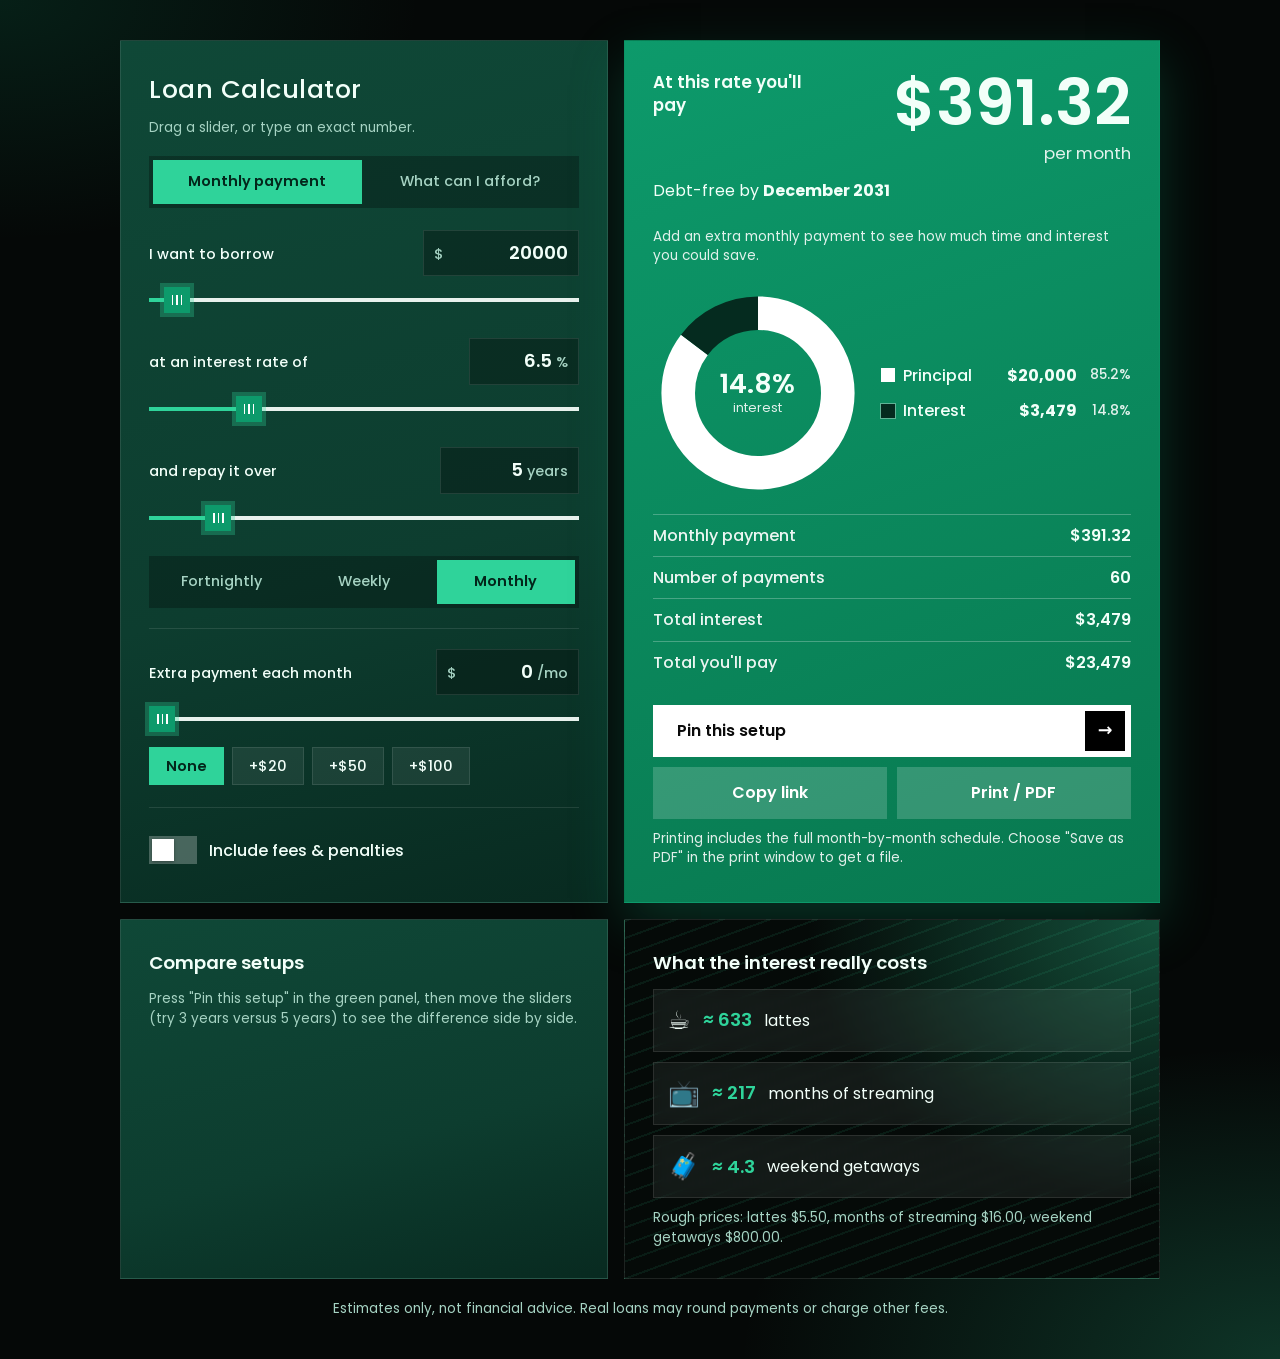
<file: index.html>
<!DOCTYPE html>
<html lang="en">
<head>
  <meta charset="UTF-8">
  <meta name="viewport" content="width=device-width, initial-scale=1">
  <title>Loan Calculator</title>
  <link rel="preconnect" href="https://fonts.googleapis.com">
  <link rel="preconnect" href="https://fonts.gstatic.com" crossorigin>
  <link href="https://fonts.googleapis.com/css2?family=Poppins:wght@400;500;600;700&display=swap" rel="stylesheet">
  <link rel="stylesheet" href="style.css">
</head>
<body>
  <main class="app">

    <noscript><p class="note">This calculator needs JavaScript turned on.</p></noscript>

    <div class="layout screen-only">

      <!-- ============ SETUP (dark green panel) ============ -->
      <section class="panel setup" aria-labelledby="setup-title">
        <h1 id="setup-title">Loan Calculator</h1>
        <p class="lead">Drag a slider, or type an exact number.</p>

        <div class="seg" role="group" aria-label="Calculator mode">
          <button type="button" id="mode-loan" aria-pressed="true">Monthly payment</button>
          <button type="button" id="mode-afford" aria-pressed="false">What can I afford?</button>
        </div>

        <div class="field" id="field-amount">
          <div class="field-head">
            <label for="amount">I want to borrow</label>
            <div class="num lg"><span class="pre">$</span><input id="num-amount" type="number" inputmode="decimal" step="any" aria-label="Loan amount (type an exact value)"></div>
          </div>
          <input id="amount" type="range" min="1000" max="500000" step="500" value="20000">
        </div>

        <div class="field" id="field-payment" hidden>
          <div class="field-head">
            <label for="payment">I can pay up to</label>
            <div class="num lg"><span class="pre">$</span><input id="num-payment" type="number" inputmode="decimal" step="any" aria-label="Maximum monthly payment (type an exact value)"><span class="suf">/mo</span></div>
          </div>
          <input id="payment" type="range" min="50" max="5000" step="25" value="400">
        </div>

        <div class="field">
          <div class="field-head">
            <label for="rate">at an interest rate of</label>
            <div class="num"><input id="num-rate" type="number" inputmode="decimal" step="any" aria-label="Interest rate (type an exact value)"><span class="suf">%</span></div>
          </div>
          <input id="rate" type="range" min="0" max="30" step="0.1" value="6.5">
        </div>

        <div class="field">
          <div class="field-head">
            <label for="years">and repay it over</label>
            <div class="num"><input id="num-years" type="number" inputmode="decimal" step="any" aria-label="Loan term in years (type an exact value)"><span class="suf">years</span></div>
          </div>
          <input id="years" type="range" min="1" max="30" step="1" value="5">
        </div>

        <div class="seg seg-freq" id="freq-group" role="group" aria-label="Show payment per">
          <button type="button" data-freq="fortnightly" aria-pressed="false">Fortnightly</button>
          <button type="button" data-freq="weekly" aria-pressed="false">Weekly</button>
          <button type="button" data-freq="monthly" aria-pressed="true">Monthly</button>
        </div>
        <p class="note" id="freq-note" hidden>Weekly and fortnightly amounts are estimates
          (monthly payment × 12 ÷ 52 or 26). The schedule and totals use monthly payments.</p>

        <hr>

        <div class="field">
          <div class="field-head">
            <label for="extra">Extra payment each month</label>
            <div class="num"><span class="pre">$</span><input id="num-extra" type="number" inputmode="decimal" step="any" aria-label="Extra payment per month (type an exact value)"><span class="suf">/mo</span></div>
          </div>
          <input id="extra" type="range" min="0" max="500" step="5" value="0">
          <div class="chips" role="group" aria-label="Quick extra payment amounts">
            <button type="button" class="chip" data-extra="0">None</button>
            <button type="button" class="chip" data-extra="20">+$20</button>
            <button type="button" class="chip" data-extra="50">+$50</button>
            <button type="button" class="chip" data-extra="100">+$100</button>
          </div>
        </div>

        <hr>

        <label class="switch">
          <input type="checkbox" id="fees-on">
          <span>Include fees &amp; penalties</span>
        </label>

        <div id="fee-fields" hidden>
          <div class="field">
            <div class="field-head">
              <label for="fee">Origination fee <span class="hint" id="hint-fee"></span></label>
              <div class="num"><input id="num-fee" type="number" inputmode="decimal" step="any" aria-label="Origination fee percent (type an exact value)"><span class="suf">%</span></div>
            </div>
            <input id="fee" type="range" min="0" max="10" step="0.25" value="3">
          </div>
          <div class="field">
            <div class="field-head">
              <label for="penalty">Prepayment penalty (of extra payments)</label>
              <div class="num"><input id="num-penalty" type="number" inputmode="decimal" step="any" aria-label="Prepayment penalty percent (type an exact value)"><span class="suf">%</span></div>
            </div>
            <input id="penalty" type="range" min="0" max="5" step="0.25" value="2">
          </div>
          <p class="note">The origination fee is taken out of the money you receive.
            The penalty only applies to extra payments.</p>
        </div>
      </section>

      <!-- ============ RESULTS (bright green panel) ============ -->
      <section class="panel results" id="results" aria-labelledby="results-title">
        <h2 id="results-title" class="visually-hidden">Results</h2>

        <div class="hero">
          <p class="hero-label" id="primary-label">At this rate you'll pay</p>
          <div class="hero-figure">
            <p class="big-number" id="primary-value"></p>
            <p class="unit" id="primary-unit"></p>
          </div>
        </div>
        <p class="sub-line" id="primary-sub" hidden></p>

        <p class="payoff">Debt-free by <strong id="payoff-date"></strong></p>

        <div class="badges">
          <span class="badge" id="badge-months" hidden></span>
          <span class="badge" id="badge-interest" hidden></span>
        </div>
        <p class="note" id="extra-hint">Add an extra monthly payment to see how much
          time and interest you could save.</p>

        <div class="chart-wrap">
          <div class="donut">
            <svg id="pie" class="pie" viewBox="0 0 100 100" role="img" aria-label="Chart of principal versus interest">
              <g transform="rotate(-90 50 50)">
                <circle id="slice-principal" class="slice slice-principal" cx="50" cy="50" r="38"></circle>
                <circle id="slice-interest" class="slice slice-interest" cx="50" cy="50" r="38"></circle>
                <circle id="slice-fees" class="slice slice-fees" cx="50" cy="50" r="38"></circle>
              </g>
            </svg>
            <div class="donut-center">
              <strong id="donut-pct"></strong>
              <span>interest</span>
            </div>
          </div>
          <ul class="legend">
            <li data-slice="principal"><span class="swatch principal"></span>Principal
              <strong id="principal-total"></strong>
              <span id="principal-pct" class="pct"></span></li>
            <li data-slice="interest"><span class="swatch interest"></span>Interest
              <strong id="interest-total"></strong>
              <span id="interest-pct" class="pct"></span></li>
            <li id="legend-fees" data-slice="fees" hidden><span class="swatch fees"></span>Fees &amp; penalties
              <strong id="fees-total"></strong>
              <span id="fees-pct" class="pct"></span></li>
          </ul>
        </div>

        <dl class="summary">
          <div><dt>Monthly payment</dt><dd id="sum-monthly"></dd></div>
          <div><dt>Number of payments</dt><dd id="sum-count"></dd></div>
          <div><dt>Total interest</dt><dd id="sum-interest"></dd></div>
          <div id="row-fees" hidden><dt>Fees &amp; penalties</dt><dd id="sum-fees"></dd></div>
          <div id="row-apr" hidden><dt>Effective APR</dt><dd id="sum-apr"></dd></div>
          <div><dt>Total you'll pay</dt><dd id="sum-total"></dd></div>
        </dl>

        <div class="actions">
          <button type="button" id="pin" class="pill pill-white">
            <span id="pin-label">Pin this setup</span>
            <span class="arrow" aria-hidden="true">→</span>
          </button>
          <button type="button" id="share" class="pill pill-ghost">Copy link</button>
          <button type="button" id="print" class="pill pill-ghost">Print / PDF</button>
        </div>
        <p class="note" id="share-status" role="status"></p>
        <p class="note">Printing includes the full month-by-month schedule.
          Choose "Save as PDF" in the print window to get a file.</p>
      </section>
    </div>

    <div class="lower screen-only">

      <!-- ============ COMPARE ============ -->
      <section class="panel compare-panel" aria-labelledby="compare-title">
        <h2 id="compare-title">Compare setups</h2>
        <p class="note" id="compare-hint">Press "Pin this setup" in the green panel, then move
          the sliders (try 3 years versus 5 years) to see the difference side by side.</p>

        <table class="compare" id="compare-table" hidden>
          <thead>
            <tr><th scope="col"><span class="visually-hidden">Measure</span></th>
                <th scope="col">Pinned</th><th scope="col">Now</th></tr>
          </thead>
          <tbody></tbody>
        </table>
        <p class="compare-summary" id="compare-summary" hidden></p>

        <div class="actions">
          <button type="button" id="unpin" class="pill pill-ghost" hidden>Clear pin</button>
        </div>
      </section>

      <!-- ============ COST EQUIVALENTS ============ -->
      <section class="panel banner" aria-labelledby="equiv-title">
        <h2 id="equiv-title">What the interest really costs</h2>
        <ul class="equiv" id="equiv-list"></ul>
        <p class="note" id="equiv-note"></p>
      </section>
    </div>

    <p class="note disclaimer screen-only">Estimates only, not financial advice.
      Real loans may round payments or charge other fees.</p>

    <!-- Built by script.js, only visible when printing -->
    <section id="print-area" class="print-only"></section>
  </main>

  <div id="chart-tip" class="chart-tip" aria-hidden="true" hidden></div>

  <script src="script.js"></script>
</body>
</html>
</file>
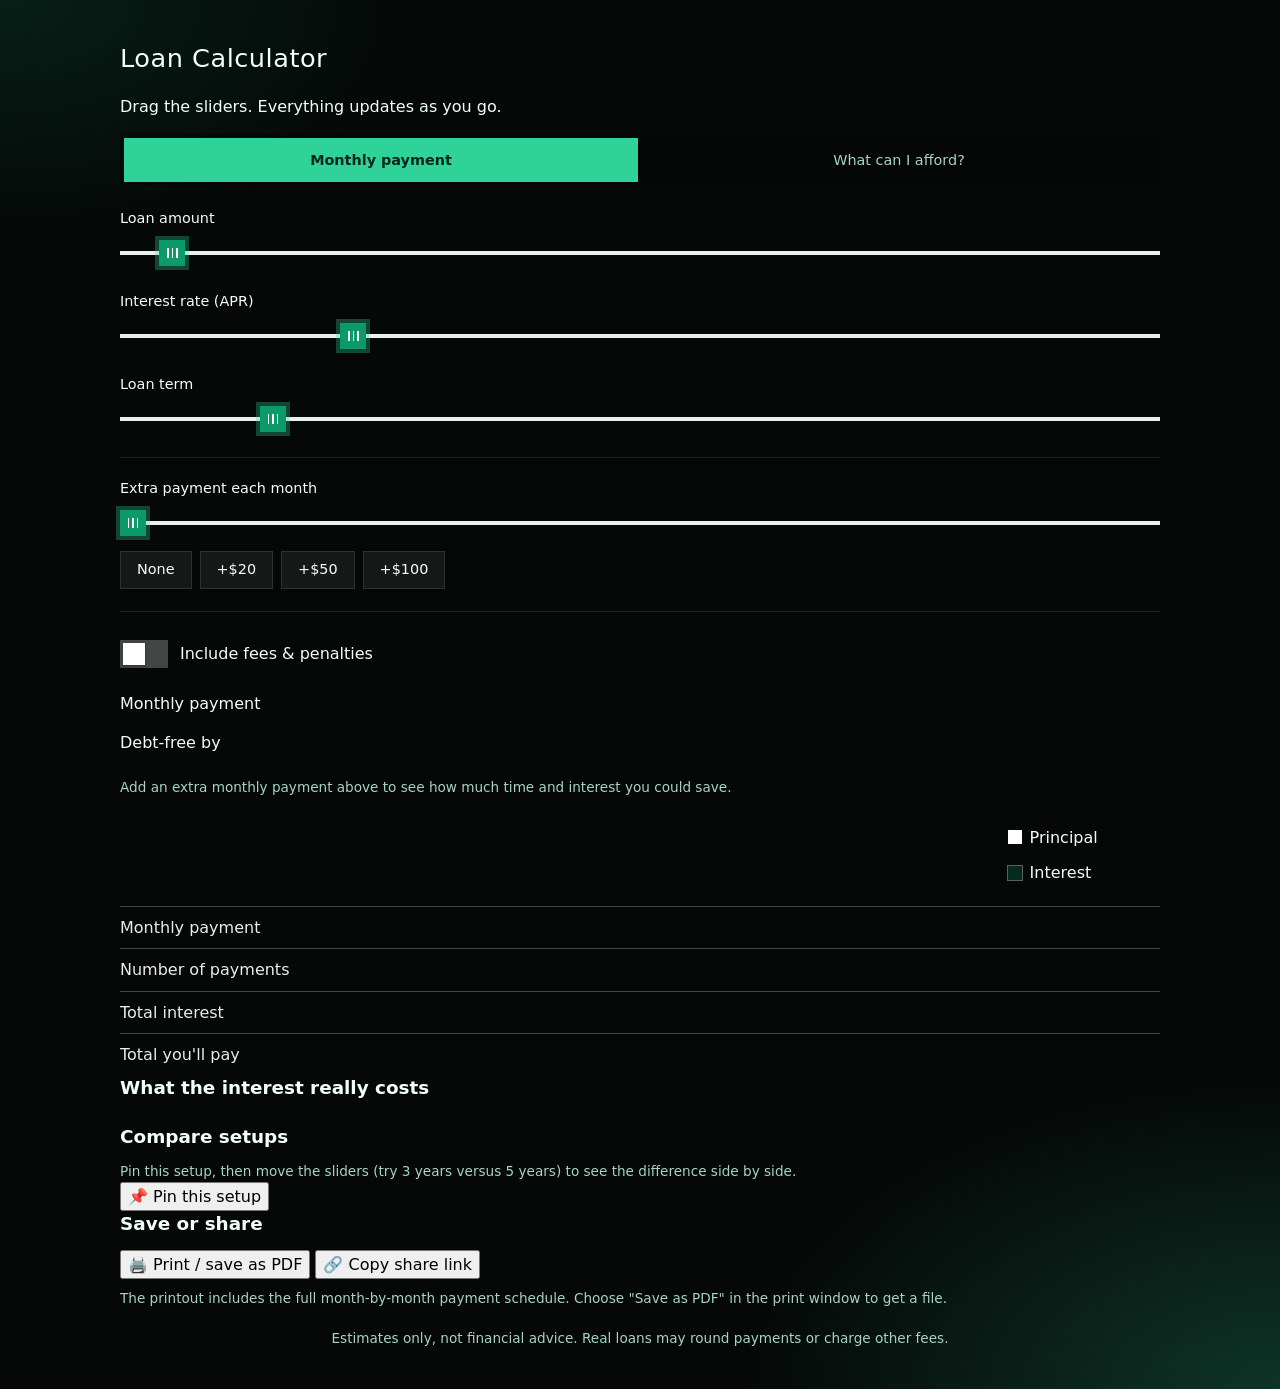
<file: index (1).html>
<!DOCTYPE html>
<html lang="en">
<head>
  <meta charset="UTF-8">
  <meta name="viewport" content="width=device-width, initial-scale=1">
  <title>Loan Calculator</title>
  <link rel="stylesheet" href="style.css">
</head>
<body>
  <main class="app">

    <header class="screen-only">
      <h1>Loan Calculator</h1>
      <p class="intro">Drag the sliders. Everything updates as you go.</p>
    </header>

    <noscript><p class="note">This calculator needs JavaScript turned on.</p></noscript>

    <!-- ============ SETUP ============ -->
    <section class="card screen-only" aria-labelledby="setup-title">
      <h2 id="setup-title" class="visually-hidden">Loan setup</h2>

      <div class="seg" role="group" aria-label="Calculator mode">
        <button type="button" id="mode-loan" aria-pressed="true">Monthly payment</button>
        <button type="button" id="mode-afford" aria-pressed="false">What can I afford?</button>
      </div>

      <div class="field" id="field-amount">
        <div class="field-head">
          <label for="amount">Loan amount</label>
          <output id="out-amount" for="amount"></output>
        </div>
        <input id="amount" type="range" min="1000" max="500000" step="500" value="20000">
      </div>

      <div class="field" id="field-payment" hidden>
        <div class="field-head">
          <label for="payment">Max monthly payment</label>
          <output id="out-payment" for="payment"></output>
        </div>
        <input id="payment" type="range" min="50" max="5000" step="25" value="400">
      </div>

      <div class="field">
        <div class="field-head">
          <label for="rate">Interest rate (APR)</label>
          <output id="out-rate" for="rate"></output>
        </div>
        <input id="rate" type="range" min="0" max="30" step="0.1" value="6.5">
      </div>

      <div class="field">
        <div class="field-head">
          <label for="years">Loan term</label>
          <output id="out-years" for="years"></output>
        </div>
        <input id="years" type="range" min="1" max="30" step="1" value="5">
      </div>

      <hr>

      <div class="field">
        <div class="field-head">
          <label for="extra">Extra payment each month</label>
          <output id="out-extra" for="extra"></output>
        </div>
        <input id="extra" type="range" min="0" max="500" step="5" value="0">
        <div class="chips" role="group" aria-label="Quick extra payment amounts">
          <button type="button" class="chip" data-extra="0">None</button>
          <button type="button" class="chip" data-extra="20">+$20</button>
          <button type="button" class="chip" data-extra="50">+$50</button>
          <button type="button" class="chip" data-extra="100">+$100</button>
        </div>
      </div>

      <hr>

      <label class="switch">
        <input type="checkbox" id="fees-on">
        <span>Include fees &amp; penalties</span>
      </label>

      <div id="fee-fields" hidden>
        <div class="field">
          <div class="field-head">
            <label for="fee">Origination fee</label>
            <output id="out-fee" for="fee"></output>
          </div>
          <input id="fee" type="range" min="0" max="10" step="0.25" value="3">
        </div>
        <div class="field">
          <div class="field-head">
            <label for="penalty">Prepayment penalty</label>
            <output id="out-penalty" for="penalty"></output>
          </div>
          <input id="penalty" type="range" min="0" max="5" step="0.25" value="2">
        </div>
        <p class="note">The origination fee is taken out of the money you receive.
          The penalty only applies to extra payments.</p>
      </div>
    </section>

    <!-- ============ RESULTS ============ -->
    <section class="card screen-only" id="results" aria-labelledby="results-title">
      <h2 id="results-title" class="visually-hidden">Results</h2>

      <p class="label" id="primary-label">Monthly payment</p>
      <p class="big-number" id="primary-value"></p>
      <p class="sub-line" id="primary-sub" hidden></p>

      <p class="payoff">Debt-free by <strong id="payoff-date"></strong></p>

      <div class="badges">
        <span class="badge" id="badge-months" hidden></span>
        <span class="badge" id="badge-interest" hidden></span>
      </div>
      <p class="note" id="extra-hint">Add an extra monthly payment above to see how much
        time and interest you could save.</p>

      <div class="chart-wrap">
        <div id="pie" class="pie" role="img" aria-label="Pie chart of principal versus interest"></div>
        <ul class="legend">
          <li><span class="swatch principal"></span>Principal
            <strong id="principal-total"></strong>
            <span id="principal-pct" class="pct"></span></li>
          <li><span class="swatch interest"></span>Interest
            <strong id="interest-total"></strong>
            <span id="interest-pct" class="pct"></span></li>
          <li id="legend-fees" hidden><span class="swatch fees"></span>Fees &amp; penalties
            <strong id="fees-total"></strong>
            <span id="fees-pct" class="pct"></span></li>
        </ul>
      </div>

      <dl class="summary">
        <div><dt>Monthly payment</dt><dd id="sum-monthly"></dd></div>
        <div><dt>Number of payments</dt><dd id="sum-count"></dd></div>
        <div><dt>Total interest</dt><dd id="sum-interest"></dd></div>
        <div id="row-fees" hidden><dt>Fees &amp; penalties</dt><dd id="sum-fees"></dd></div>
        <div id="row-apr" hidden><dt>Effective APR</dt><dd id="sum-apr"></dd></div>
        <div><dt>Total you'll pay</dt><dd id="sum-total"></dd></div>
      </dl>
    </section>

    <!-- ============ COST EQUIVALENTS ============ -->
    <section class="card screen-only" aria-labelledby="equiv-title">
      <h2 id="equiv-title">What the interest really costs</h2>
      <ul class="equiv" id="equiv-list"></ul>
      <p class="note" id="equiv-note"></p>
    </section>

    <!-- ============ COMPARE ============ -->
    <section class="card screen-only" aria-labelledby="compare-title">
      <h2 id="compare-title">Compare setups</h2>
      <p class="note" id="compare-hint">Pin this setup, then move the sliders (try 3 years
        versus 5 years) to see the difference side by side.</p>

      <div class="btn-row">
        <button type="button" id="pin" class="btn">📌 Pin this setup</button>
        <button type="button" id="unpin" class="btn ghost" hidden>Clear pin</button>
      </div>

      <table class="compare" id="compare-table" hidden>
        <thead>
          <tr><th scope="col"><span class="visually-hidden">Measure</span></th>
              <th scope="col">Pinned</th><th scope="col">Now</th></tr>
        </thead>
        <tbody></tbody>
      </table>
      <p class="compare-summary" id="compare-summary" hidden></p>
    </section>

    <!-- ============ SHARE / PRINT ============ -->
    <section class="card screen-only" aria-labelledby="share-title">
      <h2 id="share-title">Save or share</h2>
      <div class="btn-row">
        <button type="button" id="print" class="btn">🖨️ Print / save as PDF</button>
        <button type="button" id="share" class="btn">🔗 Copy share link</button>
      </div>
      <p class="note" id="share-status" role="status"></p>
      <p class="note">The printout includes the full month-by-month payment schedule.
        Choose "Save as PDF" in the print window to get a file.</p>
    </section>

    <p class="note disclaimer screen-only">Estimates only, not financial advice.
      Real loans may round payments or charge other fees.</p>

    <!-- Built by script.js, only visible when printing -->
    <section id="print-area" class="print-only"></section>
  </main>

  <script src="script.js"></script>
</body>
</html>
</file>
<file: style.css>
:root {
  --page: #050807;
  --panel: #0d3d2f;
  --panel-deep: #082a20;
  --line: rgba(255, 255, 255, 0.1);
  --green: #0d9a6b;
  --green-deep: #08784f;
  --accent: #2fd39a;
  --ink: #03261b;
  --text: #f2fff9;
  --muted: #a6d3c3;
  --track: #e8f1ed;
  --principal: #ffffff;
  --interest: #052b1f;
  --fees: #ffc247;
}

* { box-sizing: border-box; }

body {
  margin: 0;
  padding: 16px;
  min-height: 100vh;
  color: var(--text);
  font-family: "Poppins", system-ui, -apple-system, "Segoe UI", Roboto, sans-serif;
  line-height: 1.45;
  background:
    radial-gradient(900px 520px at 100% 100%, rgba(47, 211, 154, 0.22), transparent 60%),
    radial-gradient(700px 400px at 0% 0%, rgba(13, 154, 107, 0.16), transparent 60%),
    var(--page);
}

.app { max-width: 1040px; margin: 0 auto; }

h1 { margin: 0 0 18px; font-size: 1.6rem; font-weight: 500; letter-spacing: 0.02em; }
h2 { margin: 0 0 12px; font-size: 1.15rem; font-weight: 600; }

hr { border: 0; border-top: 1px solid var(--line); margin: 20px 0; }

.note { margin: 10px 0 0; color: var(--muted); font-size: 0.85rem; }
.disclaimer { margin-top: 20px; text-align: center; }

.visually-hidden {
  position: absolute;
  width: 1px; height: 1px;
  overflow: hidden;
  clip: rect(0 0 0 0);
  white-space: nowrap;
}

[hidden] { display: none !important; }

button { font: inherit; }
button:focus-visible, input:focus-visible {
  outline: 3px solid #8affd2;
  outline-offset: 2px;
}

/* ---------- Layout ---------- */
.layout, .lower { display: grid; gap: 16px; }
.layout { margin-bottom: 16px; }

.panel {
  padding: 24px 22px;
  border: 1px solid var(--line);
  border-radius: 0;
  background: linear-gradient(165deg, #0f4837, var(--panel) 60%, var(--panel-deep));
}

.results {
  border-color: transparent;
  background: linear-gradient(160deg, var(--green), var(--green-deep));
  box-shadow: 0 20px 50px rgba(13, 154, 107, 0.28);
}
.results .note { color: rgba(255, 255, 255, 0.88); }

.banner {
  background:
    radial-gradient(120% 140% at 100% 0%, rgba(47, 211, 154, 0.35), transparent 55%),
    repeating-linear-gradient(160deg, rgba(47, 211, 154, 0.09) 0 2px, transparent 2px 16px),
    #050a08;
}

/* ---------- Segmented controls ---------- */
.seg {
  display: flex;
  gap: 4px;
  padding: 4px;
  background: rgba(0, 0, 0, 0.28);
  border-radius: 0;
}
.seg:first-of-type { margin-bottom: 22px; }
.seg-freq { margin-top: 4px; }
.seg button {
  flex: 1;
  min-height: 44px;
  padding: 6px 8px;
  border: 0;
  border-radius: 0;
  background: transparent;
  color: var(--muted);
  font-size: 0.9rem;
  font-weight: 500;
  cursor: pointer;
}
.seg button[aria-pressed="true"] {
  background: var(--accent);
  color: var(--ink);
  font-weight: 600;
}

/* ---------- Sliders ---------- */
.field { margin-bottom: 22px; }
.field:last-child { margin-bottom: 0; }

.field-head {
  display: flex;
  justify-content: space-between;
  align-items: baseline;
  gap: 12px;
  margin-bottom: 8px;
}
.field-head label { font-size: 0.9rem; font-weight: 500; }
.field-head output { font-size: 1.3rem; font-weight: 600; text-align: right; }

input[type="range"] {
  -webkit-appearance: none;
  appearance: none;
  display: block;
  width: 100%;
  height: 32px;
  margin: 0;
  padding: 0;
  background: transparent;
  cursor: pointer;
  --fill: 0%;
}
input[type="range"]::-webkit-slider-runnable-track {
  height: 4px;
  border-radius: 0;
  background: linear-gradient(to right, var(--accent) var(--fill), var(--track) var(--fill));
}
input[type="range"]::-moz-range-track {
  height: 4px;
  border-radius: 0;
  background: linear-gradient(to right, var(--accent) var(--fill), var(--track) var(--fill));
}
/* Thumb: green circle with three little grip lines, like the reference. */
input[type="range"]::-webkit-slider-thumb {
  -webkit-appearance: none;
  width: 26px;
  height: 26px;
  margin-top: -11px;
  border: 0;
  border-radius: 0;
  background:
    linear-gradient(90deg, transparent 0 8px, #fff 8px 9.5px, transparent 9.5px 12.5px,
      #fff 12.5px 14px, transparent 14px 17px, #fff 17px 18.5px, transparent 18.5px)
      center / 26px 10px no-repeat,
    var(--green);
  box-shadow: 0 0 0 4px rgba(47, 211, 154, 0.3);
}
input[type="range"]::-moz-range-thumb {
  width: 26px;
  height: 26px;
  border: 0;
  border-radius: 0;
  background:
    linear-gradient(90deg, transparent 0 8px, #fff 8px 9.5px, transparent 9.5px 12.5px,
      #fff 12.5px 14px, transparent 14px 17px, #fff 17px 18.5px, transparent 18.5px)
      center / 26px 10px no-repeat,
    var(--green);
  box-shadow: 0 0 0 4px rgba(47, 211, 154, 0.3);
}

/* ---------- Number boxes (type an exact value) ---------- */
.lead { margin: -8px 0 18px; color: var(--muted); font-size: 0.85rem; }
.hint { margin-left: 6px; color: var(--muted); font-weight: 400; }

.num {
  display: inline-flex;
  align-items: baseline;
  gap: 4px;
  max-width: 65%;
  padding: 2px 10px;
  border: 1px solid var(--line);
  background: rgba(0, 0, 0, 0.3);
}
.num:focus-within {
  border-color: var(--accent);
  box-shadow: 0 0 0 2px rgba(47, 211, 154, 0.45);
}
.num input {
  width: 6ch;
  min-width: 0;
  padding: 7px 0;
  border: 0;
  background: transparent;
  color: var(--text);
  font: inherit;
  font-size: 1.15rem;
  font-weight: 600;
  text-align: right;
  -moz-appearance: textfield;
  appearance: textfield;
}
.num.lg input { width: 10ch; }
.num input:focus-visible { outline: none; }
.num input::-webkit-outer-spin-button,
.num input::-webkit-inner-spin-button { -webkit-appearance: none; margin: 0; }
.num .pre, .num .suf { color: var(--muted); font-size: 0.9rem; font-weight: 500; }

/* ---------- Chips ---------- */
.chips { display: flex; flex-wrap: wrap; gap: 8px; margin-top: 12px; }
.chip {
  min-height: 38px;
  padding: 4px 16px;
  border: 1px solid var(--line);
  border-radius: 0;
  background: rgba(255, 255, 255, 0.07);
  color: var(--text);
  font-size: 0.9rem;
  font-weight: 500;
  cursor: pointer;
}
.chip[aria-pressed="true"] {
  background: var(--accent);
  border-color: var(--accent);
  color: var(--ink);
  font-weight: 600;
}

/* ---------- Toggle switch ---------- */
.switch {
  display: flex;
  align-items: center;
  gap: 12px;
  min-height: 44px;
  font-weight: 500;
  cursor: pointer;
}
.switch input {
  -webkit-appearance: none;
  appearance: none;
  position: relative;
  flex: none;
  width: 48px;
  height: 28px;
  margin: 0;
  border-radius: 0;
  background: rgba(255, 255, 255, 0.25);
  cursor: pointer;
  transition: background 0.15s;
}
.switch input::before {
  content: "";
  position: absolute;
  top: 3px;
  left: 3px;
  width: 22px;
  height: 22px;
  border-radius: 0;
  background: #fff;
  box-shadow: 0 1px 3px rgba(0, 0, 0, 0.35);
  transition: transform 0.15s;
}
.switch input:checked { background: var(--accent); }
.switch input:checked::before { transform: translateX(20px); }

#fee-fields { margin-top: 14px; }

/* ---------- Results: headline ---------- */
.hero {
  display: flex;
  flex-wrap: wrap;
  justify-content: space-between;
  align-items: flex-start;
  gap: 12px 24px;
}
.hero-label {
  margin: 0;
  max-width: 11em;
  font-size: 1.05rem;
  font-weight: 600;
  line-height: 1.35;
}
.hero-figure { margin-left: auto; text-align: right; }
.big-number {
  margin: 0;
  font-size: clamp(2.6rem, 10vw, 4rem);
  font-weight: 600;
  line-height: 1;
}
.unit { margin: 6px 0 0; font-size: 1.05rem; color: rgba(255, 255, 255, 0.88); }
.sub-line { margin: 10px 0 0; color: rgba(255, 255, 255, 0.9); }
.payoff { margin: 14px 0; }

.badges { display: flex; flex-wrap: wrap; gap: 8px; }
.badge {
  padding: 6px 14px;
  border-radius: 0;
  background: #fff;
  color: var(--ink);
  font-size: 0.88rem;
  font-weight: 600;
  animation: pop 0.25s ease-out;
}
@keyframes pop {
  from { transform: scale(0.85); opacity: 0; }
  to { transform: scale(1); opacity: 1; }
}

/* ---------- Results: donut + legend ---------- */
.chart-wrap {
  display: flex;
  flex-direction: column;
  align-items: center;
  gap: 18px;
  margin-top: 22px;
}
.donut {
  position: relative;
  flex: none;
  width: min(210px, 62vw);
  aspect-ratio: 1;
}
.pie {
  display: block;
  width: 100%;
  height: 100%;
  overflow: visible;
}
.slice {
  fill: none;
  stroke-width: 16;
  cursor: pointer;
  transition: stroke-width 0.12s, opacity 0.12s;
}
.slice-principal { stroke: var(--principal); }
.slice-interest { stroke: var(--interest); }
.slice-fees { stroke: var(--fees); }
.slice.is-hover { stroke-width: 20; }
.pie.has-hover .slice:not(.is-hover) { opacity: 0.35; }

.chart-tip {
  position: fixed;
  z-index: 10;
  display: grid;
  gap: 1px;
  padding: 8px 12px;
  border: 1px solid rgba(255, 255, 255, 0.4);
  background: #04120d;
  color: #fff;
  font-size: 0.85rem;
  line-height: 1.3;
  white-space: nowrap;
  pointer-events: none;
  box-shadow: 0 8px 22px rgba(0, 0, 0, 0.45);
}
.chart-tip .tip-label { color: var(--muted); }
.chart-tip strong { font-size: 1.25rem; font-weight: 600; line-height: 1.15; }
.chart-tip .tip-amount { color: var(--accent); font-weight: 500; }
.donut-center {
  position: absolute;
  inset: 0;
  display: flex;
  flex-direction: column;
  align-items: center;
  justify-content: center;
  text-align: center;
  pointer-events: none;
}
.donut-center strong { font-size: 1.7rem; font-weight: 600; line-height: 1.1; }
.donut-center span { font-size: 0.8rem; color: rgba(255, 255, 255, 0.88); }

.legend { list-style: none; margin: 0; padding: 0; width: 100%; }
.legend li {
  display: flex;
  align-items: center;
  gap: 8px;
  margin: 0 -8px;
  padding: 6px 8px;
  font-weight: 500;
  transition: background 0.12s;
}
.legend li.is-hover { background: rgba(255, 255, 255, 0.16); }
.legend strong { margin-left: auto; }
.pct { min-width: 3.4em; font-size: 0.85rem; text-align: right; color: rgba(255, 255, 255, 0.88); }

.swatch { width: 14px; height: 14px; border-radius: 0; flex: none; }
.swatch.principal { background: var(--principal); }
.swatch.interest { background: var(--interest); box-shadow: 0 0 0 1px rgba(255, 255, 255, 0.35); }
.swatch.fees { background: var(--fees); }

.summary { margin: 16px 0 0; }
.summary div {
  display: flex;
  justify-content: space-between;
  gap: 12px;
  padding: 9px 0;
  border-top: 1px solid rgba(255, 255, 255, 0.25);
}
.summary dt { font-weight: 500; color: rgba(255, 255, 255, 0.92); }
.summary dd { margin: 0; font-weight: 600; text-align: right; }

/* ---------- Pill buttons ---------- */
.actions { display: flex; flex-wrap: wrap; gap: 10px; margin-top: 22px; }
.actions:empty { display: none; }

.pill {
  display: inline-flex;
  align-items: center;
  justify-content: center;
  gap: 14px;
  min-height: 52px;
  padding: 6px 22px;
  border: 0;
  border-radius: 0;
  font-weight: 600;
  cursor: pointer;
  transition: transform 0.1s;
}
.pill:active { transform: scale(0.97); }
.pill-white {
  flex: 1 1 100%;
  justify-content: space-between;
  padding: 6px 6px 6px 24px;
  background: #fff;
  color: #0b0b0b;
}
.pill-white .arrow {
  display: grid;
  place-items: center;
  width: 40px;
  height: 40px;
  border-radius: 0;
  background: #000;
  color: #fff;
  font-size: 1.1rem;
}
.pill-ghost {
  flex: 1 1 120px;
  background: rgba(255, 255, 255, 0.18);
  color: #fff;
}
.pill-ghost:hover { background: rgba(255, 255, 255, 0.26); }
.compare-panel .pill-ghost { background: rgba(255, 255, 255, 0.1); }

/* ---------- Compare table ---------- */
.compare {
  width: 100%;
  margin-top: 14px;
  border-collapse: collapse;
  font-size: 0.92rem;
}
.compare th, .compare td {
  padding: 9px 6px;
  border-top: 1px solid var(--line);
  text-align: right;
}
.compare th:first-child, .compare td:first-child { text-align: left; color: var(--muted); }
.compare thead th { border-top: 0; font-weight: 600; }
.compare td { font-weight: 600; }
.compare td:first-child { font-weight: 400; }

.compare-summary {
  margin: 14px 0 0;
  padding: 12px 14px;
  border-radius: 0;
  background: rgba(255, 255, 255, 0.08);
  font-weight: 500;
}
.compare-summary.good { background: rgba(47, 211, 154, 0.2); color: #c9fbe5; }
.compare-summary.bad { background: rgba(255, 120, 120, 0.18); color: #ffd6d6; }

/* ---------- Equivalents ---------- */
.equiv { list-style: none; margin: 0; padding: 0; display: grid; gap: 10px; }
.equiv li {
  display: flex;
  align-items: center;
  gap: 12px;
  padding: 12px 14px;
  border: 1px solid var(--line);
  border-radius: 0;
  background: rgba(255, 255, 255, 0.06);
  backdrop-filter: blur(6px);
}
.equiv .icon { font-size: 1.6rem; }
.equiv .count { font-size: 1.15rem; font-weight: 600; color: var(--accent); }

/* ---------- Print-only area ---------- */
.print-only { display: none; }

@media (min-width: 900px) {
  body { padding: 40px 24px; }
  .panel { padding: 30px 28px; }
  .layout { grid-template-columns: 1fr 1.1fr; }
  .lower { grid-template-columns: 1fr 1.1fr; }
  .chart-wrap { flex-direction: row; }
  .legend { flex: 1; }
  .pill-white { flex: 1 1 100%; }
}

@media (prefers-reduced-motion: reduce) {
  .badge { animation: none; }
  .switch input, .switch input::before, .pill, .slice, .legend li { transition: none; }
}

@media print {
  .screen-only { display: none !important; }
  .print-only { display: block; }
  body { padding: 0; background: #fff !important; color: #000; font-family: system-ui, sans-serif; }
  .app { max-width: none; }
  .print-only h1 { font-size: 20pt; margin: 0; font-weight: 700; letter-spacing: 0; }
  .print-date { margin: 2px 0 12px; color: #444; }
  .facts { width: 100%; margin-bottom: 14px; border-collapse: collapse; }
  .facts th, .facts td { padding: 4px 8px; border-bottom: 1px solid #ccc; text-align: left; }
  .facts td { text-align: right; font-weight: 600; }
  .schedule { width: 100%; border-collapse: collapse; font-size: 9.5pt; }
  .schedule th, .schedule td { padding: 3px 6px; border-bottom: 1px solid #ddd; text-align: right; }
  .schedule th:first-child, .schedule td:first-child,
  .schedule th:nth-child(2), .schedule td:nth-child(2) { text-align: left; }
  .schedule thead { display: table-header-group; }
  .schedule tr { break-inside: avoid; }
  .print-only h2 { font-size: 13pt; margin: 12px 0 6px; }
}
</file>
